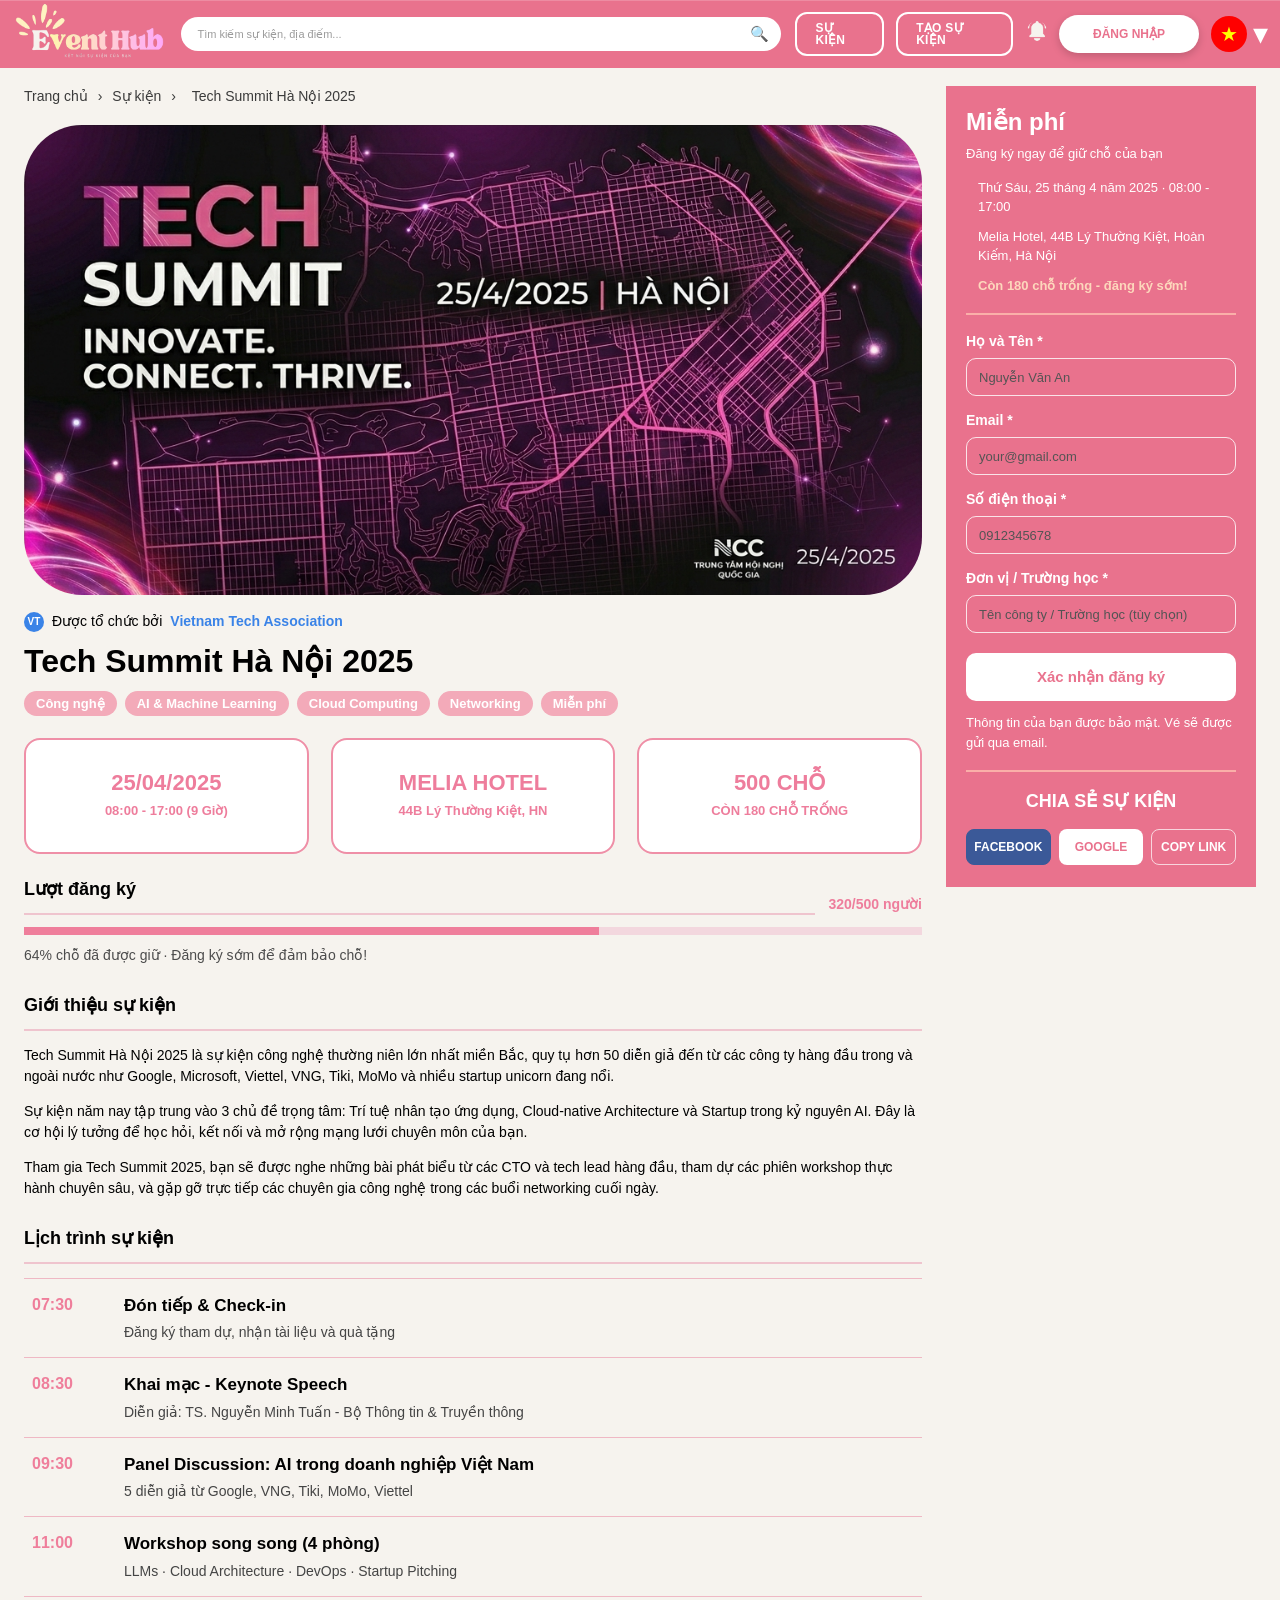
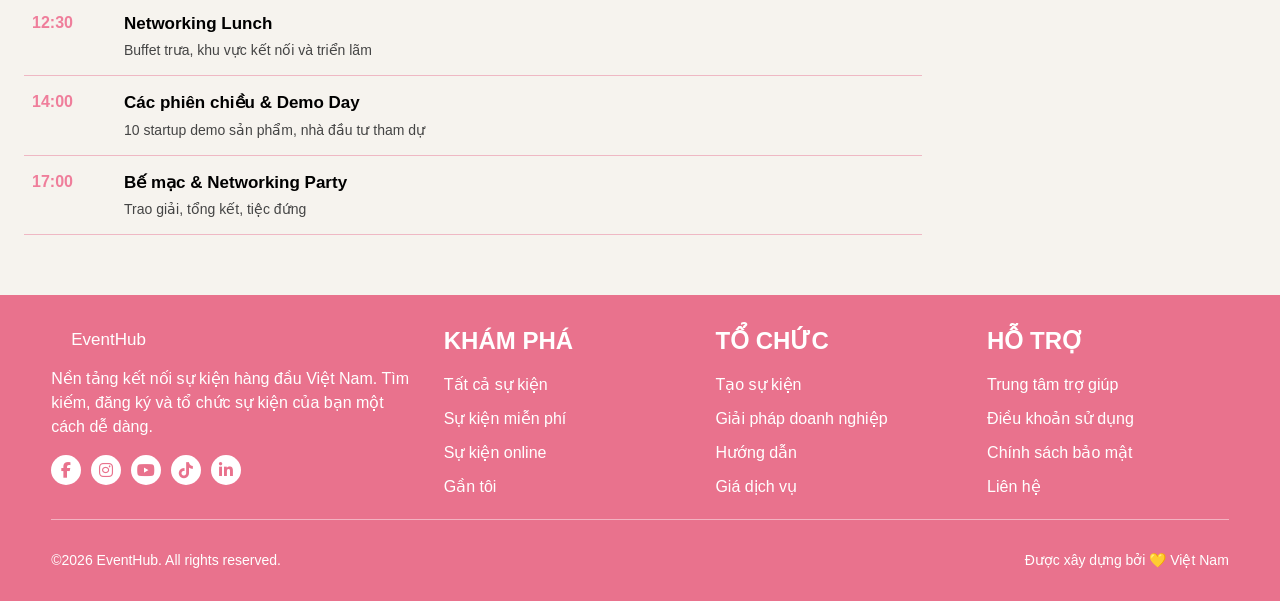
<file: event-detail.html>
<!DOCTYPE html>
<html lang="vi">
<head>
    <meta charset="UTF-8">
    <meta name="viewport" content="width=device-width, initial-scale=1.0">
    <title>EventHub - Chi tiết sự kiện</title>
    <link rel="stylesheet" href="style.css">
    <link rel="stylesheet" href="event-detail.css">
    <link rel="stylesheet" href="https://cdnjs.cloudflare.com/ajax/libs/font-awesome/6.5.2/css/all.min.css">
</head>
<body class="event-detail-page">
    <header class="site-header">
        <div class="container header-inner">
            <a href="index.html"> <img class="logo" src="LOGO Web thiết kế sự kiện2.png">
            </a>

            <form class="search-box" action="events.html" method="get">
                <input type="search" name="keyword" placeholder="Tìm kiếm sự kiện, địa điểm...">
                <button type="submit">&#128269;</button>
            </form>

            <nav class="main-nav">
                <ul>
                    <li><a class="nav-button" href="events.html">Sự kiện</a></li>
                    <li><a class="nav-button" href="organizer-create.html">Tạo sự kiện</a></li>
                </ul>
            </nav>

            <div class="header-actions">
                <a href="#" aria-label="Thông báo">
                    <img class="icon-button notice-button" src="Chuông.png">
                </a>
                <a href="login.html" class="login-button">Đăng nhập</a>
                <div class="language-switch">
                    <a href="#" class="icon-button highlight" aria-label="Ngôn ngữ" style="color: yellow;">&#9733;</a>
                    <span class="language-caret" style="font-size: 30px;">&#9662;</span>
                </div>
            </div>
        </div>
    </header>

    <main class="ed-main">
        <div class="container ed-container">
            <div class="ed-layout">
                <section class="ed-content">
                    <nav class="ed-breadcrumb" aria-label="Điều hướng trang">
                        <a href="index.html">Trang chủ</a>
                        <span>&#8250;</span>
                        <a href="events.html">Sự kiện</a>
                        <span>&#8250;</span>
                        <span>Tech Summit Hà Nội 2025</span>
                    </nav>

                    <div class="ed-hero">
                        <img src="anhsukien.png" alt="Tech Summit Hà Nội 2025">
                    </div>

                    <div class="ed-organizer">
                        <span class="ed-organizer-badge">VT</span>
                        <span>Được tổ chức bởi</span>
                        <a href="#">Vietnam Tech Association</a>
                    </div>

                    <h1 class="ed-title">Tech Summit Hà Nội 2025</h1>

                    <div class="ed-tags">
                        <span class="ed-tag">Công nghệ</span>
                        <span class="ed-tag">AI &amp; Machine Learning</span>
                        <span class="ed-tag">Cloud Computing</span>
                        <span class="ed-tag">Networking</span>
                        <span class="ed-tag">Miễn phí</span>
                    </div>

                    <div class="ed-info-list">
                        <article class="ed-info-card">
                            <h2>25/04/2025</h2>
                            <p>08:00 - 17:00 (9 Giờ)</p>
                        </article>

                        <article class="ed-info-card">
                            <h2>MELIA HOTEL</h2>
                            <p>44B Lý Thường Kiệt, HN</p>
                        </article>

                        <article class="ed-info-card">
                            <h2>500 CHỖ</h2>
                            <p>CÒN 180 CHỖ TRỐNG</p>
                        </article>
                    </div>

                    <section class="ed-section ed-register-section">
                        <div class="ed-section-head ed-register-head">
                            <h2>Lượt đăng ký</h2>
                            <span>320/500 người</span>
                        </div>
                        <div class="ed-progress">
                            <div class="ed-progress-bar"></div>
                        </div>
                        <p class="ed-register-note">64% chỗ đã được giữ · Đăng ký sớm để đảm bảo chỗ!</p>
                    </section>

                    <section class="ed-section">
                        <h2 class="ed-section-title">Giới thiệu sự kiện</h2>
                        <div class="ed-description">
                            <p>Tech Summit Hà Nội 2025 là sự kiện công nghệ thường niên lớn nhất miền Bắc, quy tụ hơn 50 diễn giả đến từ các công ty hàng đầu trong và ngoài nước như Google, Microsoft, Viettel, VNG, Tiki, MoMo và nhiều startup unicorn đang nổi.</p>
                            <p>Sự kiện năm nay tập trung vào 3 chủ đề trọng tâm: Trí tuệ nhân tạo ứng dụng, Cloud-native Architecture và Startup trong kỷ nguyên AI. Đây là cơ hội lý tưởng để học hỏi, kết nối và mở rộng mạng lưới chuyên môn của bạn.</p>
                            <p>Tham gia Tech Summit 2025, bạn sẽ được nghe những bài phát biểu từ các CTO và tech lead hàng đầu, tham dự các phiên workshop thực hành chuyên sâu, và gặp gỡ trực tiếp các chuyên gia công nghệ trong các buổi networking cuối ngày.</p>
                        </div>
                    </section>

                    <section class="ed-section">
                        <h2 class="ed-section-title">Lịch trình sự kiện</h2>

                        <div class="ed-schedule-list">
                            <article class="ed-schedule-item">
                                <div class="ed-schedule-time">07:30</div>
                                <div class="ed-schedule-body">
                                    <h3>Đón tiếp &amp; Check-in</h3>
                                    <p>Đăng ký tham dự, nhận tài liệu và quà tặng</p>
                                </div>
                            </article>

                            <article class="ed-schedule-item">
                                <div class="ed-schedule-time">08:30</div>
                                <div class="ed-schedule-body">
                                    <h3>Khai mạc - Keynote Speech</h3>
                                    <p>Diễn giả: TS. Nguyễn Minh Tuấn - Bộ Thông tin &amp; Truyền thông</p>
                                </div>
                            </article>

                            <article class="ed-schedule-item">
                                <div class="ed-schedule-time">09:30</div>
                                <div class="ed-schedule-body">
                                    <h3>Panel Discussion: AI trong doanh nghiệp Việt Nam</h3>
                                    <p>5 diễn giả từ Google, VNG, Tiki, MoMo, Viettel</p>
                                </div>
                            </article>

                            <article class="ed-schedule-item">
                                <div class="ed-schedule-time">11:00</div>
                                <div class="ed-schedule-body">
                                    <h3>Workshop song song (4 phòng)</h3>
                                    <p>LLMs · Cloud Architecture · DevOps · Startup Pitching</p>
                                </div>
                            </article>

                            <article class="ed-schedule-item">
                                <div class="ed-schedule-time">12:30</div>
                                <div class="ed-schedule-body">
                                    <h3>Networking Lunch</h3>
                                    <p>Buffet trưa, khu vực kết nối và triển lãm</p>
                                </div>
                            </article>

                            <article class="ed-schedule-item">
                                <div class="ed-schedule-time">14:00</div>
                                <div class="ed-schedule-body">
                                    <h3>Các phiên chiều &amp; Demo Day</h3>
                                    <p>10 startup demo sản phẩm, nhà đầu tư tham dự</p>
                                </div>
                            </article>

                            <article class="ed-schedule-item">
                                <div class="ed-schedule-time">17:00</div>
                                <div class="ed-schedule-body">
                                    <h3>Bế mạc &amp; Networking Party</h3>
                                    <p>Trao giải, tổng kết, tiệc đứng</p>
                                </div>
                            </article>
                        </div>
                    </section>
                </section>

                <aside class="ed-sidebar">
                    <div class="ed-booking-box">
                        <div class="ed-price-block">
                            <h2>Miễn phí</h2>
                            <p>Đăng ký ngay để giữ chỗ của bạn</p>
                        </div>

                        <div class="ed-booking-meta">
                            <p>Thứ Sáu, 25 tháng 4 năm 2025 · 08:00 - 17:00</p>
                            <p>Melia Hotel, 44B Lý Thường Kiệt, Hoàn Kiếm, Hà Nội</p>
                            <p class="ed-left-slot">Còn 180 chỗ trống - đăng ký sớm!</p>
                        </div>

                        <form class="ed-form" action="#" method="post">
                            <div class="ed-form-group">
                                <label for="name">Họ và Tên *</label>
                                <input id="name" type="text" name="fullname" placeholder="Nguyễn Văn An">
                            </div>

                            <div class="ed-form-group">
                                <label for="email">Email *</label>
                                <input id="email" type="email" name="email" placeholder="your@gmail.com">
                            </div>

                            <div class="ed-form-group">
                                <label for="sdt">Số điện thoại *</label>
                                <input id="sdt" type="tel" name="phone" placeholder="0912345678">
                            </div>

                            <div class="ed-form-group">
                                <label for="company">Đơn vị / Trường học *</label>
                                <input id="company" type="text" name="company" placeholder="Tên công ty / Trường học (tùy chọn)">
                            </div>

                            <button onclick="if(validateForm()) { alert('Đăng kí thành công!'); window.location.href='index.html'; }" class="ed-submit-button"  type="button">Xác nhận đăng ký</button>
                            <p class="ed-form-note">Thông tin của bạn được bảo mật. Vé sẽ được gửi qua email.</p>
                        </form>

                        <div class="ed-share-block">
                            <h3>Chia sẻ sự kiện</h3>
                            <div class="ed-share-list">
                                <a href="#" class="ed-share-button ed-share-facebook">facebook</a>
                                <a href="#" class="ed-share-button ed-share-google">Google</a>
                                <a href="#" class="ed-share-button ed-share-copy">Copy link</a>
                            </div>
                        </div>
                    </div>
                </aside>
            </div>
        </div>
    </main>

    <footer class="site-footer">
        <div class="container footer-grid">
            <div class="footer-column footer-brand">
                <a href="index.html" class="logo footer-logo">
                    <span class="logo-box"></span>
                    <span class="logo-text">EventHub</span>
                </a>
                <p>Nền tảng kết nối sự kiện hàng đầu Việt Nam. Tìm kiếm, đăng ký và tổ chức sự kiện của bạn một cách dễ dàng.</p>
                <div class="social-list">
                    <a href="#" aria-label="Facebook"><i class="fa-brands fa-facebook-f"></i></a>
                    <a href="#" aria-label="Instagram"><i class="fa-brands fa-instagram"></i></a>
                    <a href="#" aria-label="YouTube"><i class="fa-brands fa-youtube"></i></a>
                    <a href="#" aria-label="TikTok"><i class="fa-brands fa-tiktok"></i></a>
                    <a href="#" aria-label="LinkedIn"><i class="fa-brands fa-linkedin-in"></i></a>
                </div>
            </div>

            <div class="footer-column">
                <h3>Khám phá</h3>
                <ul>
                    <li><a href="events.html">Tất cả sự kiện</a></li>
                    <li><a href="events.html">Sự kiện miễn phí</a></li>
                    <li><a href="events.html">Sự kiện online</a></li>
                    <li><a href="events.html">Gần tôi</a></li>
                </ul>
            </div>

            <div class="footer-column">
                <h3>Tổ chức</h3>
                <ul>
                    <li><a href="organizer-create.html">Tạo sự kiện</a></li>
                    <li><a href="organizer-solutions.html">Giải pháp doanh nghiệp</a></li>
                    <li><a href="guide.html">Hướng dẫn</a></li>
                    <li><a href="service-price.html">Giá dịch vụ</a></li>
                </ul>
            </div>

            <div class="footer-column">
                <h3>Hỗ trợ</h3>
                <ul>
                    <li><a href="help-center.html">Trung tâm trợ giúp</a></li>
                    <li><a href="terms.html">Điều khoản sử dụng</a></li>
                    <li><a href="privacy.html">Chính sách bảo mật</a></li>
                    <li><a href="contact.html">Liên hệ</a></li>
                </ul>
            </div>
        </div>

        <div class="container footer-bottom">
            <p>&copy;2026 EventHub. All rights reserved.</p>
            <p>Được xây dựng bởi &#128155; Việt Nam</p>
        </div>
    </footer>
    <script src="event-detail.js"></script>
</body>
</html>
</file>
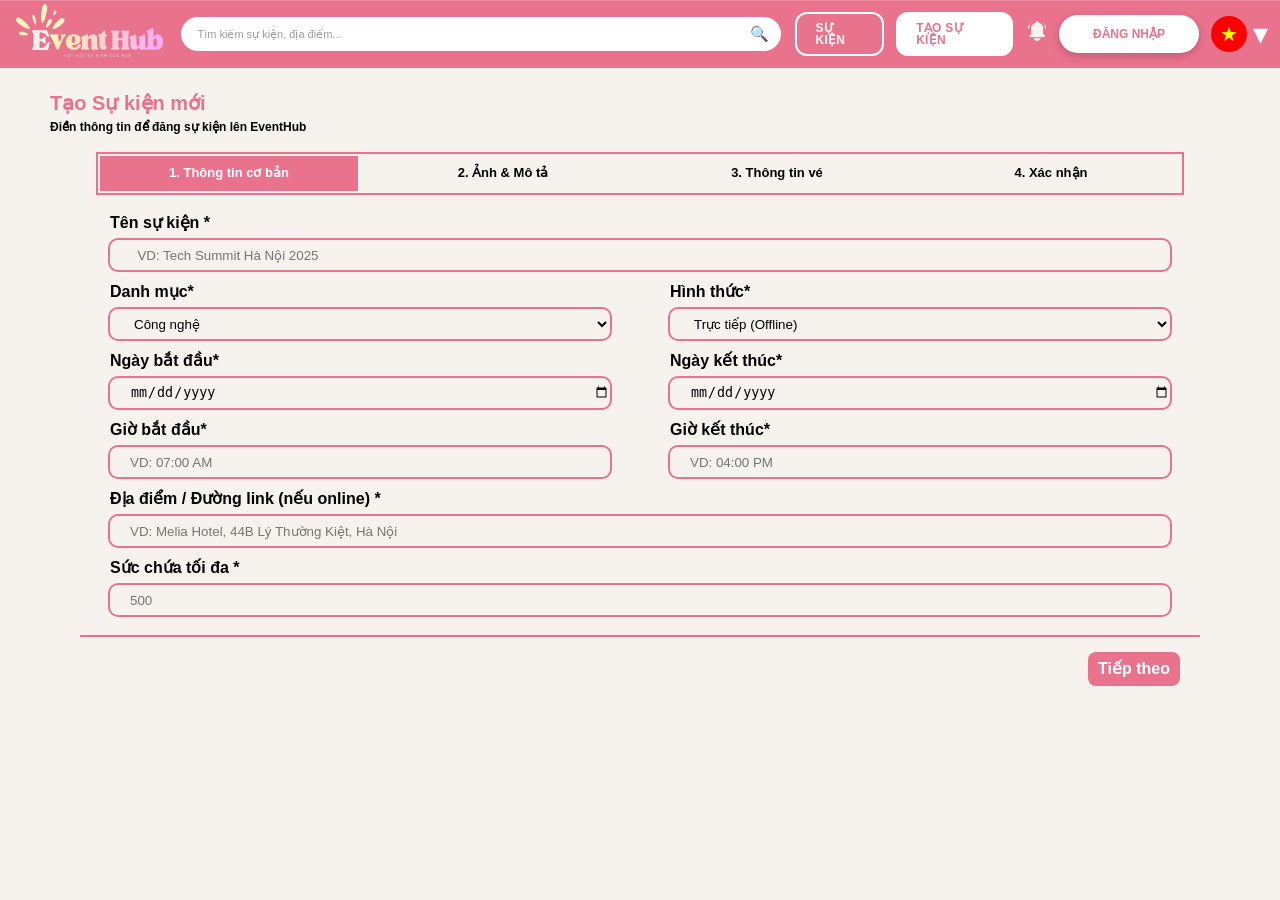
<file: organizer-create.html>
<!DOCTYPE html>
<html lang="vi">
<head>
    <meta charset="UTF-8">
    <meta name="viewport" content="width=device-width, initial-scale=1.0">
    <title>Tạo Sự Kiện</title>
        <link rel="stylesheet" href="style.css">
    <link rel="stylesheet" href="https://cdnjs.cloudflare.com/ajax/libs/font-awesome/6.5.2/css/all.min.css">
    <style>
* {
    box-sizing: border-box;
}


@media (max-width: 1100px) {
    .header-inner { flex-wrap: wrap; justify-content: center; }
    .search-box { flex: 1 1 100%; max-width: 100%; min-width: 0; order: 3; width: 100%; }
    .header-actions { margin-left: 0; }
}
@media (max-width: 768px) {
    .site-header { position: static; }
    .main-nav ul { flex-wrap: wrap; justify-content: center; }
}

@media (max-width: 480px) {
    .main-nav a,
    .login-button {
        font-size: 14px;
    }
}
@media (max-width: 900px) {
    .nav-dienthongtin {
        margin: 0 20px 20px 20px;
        font-size: 11px;
    }
    .nhapthongtin {
        margin: 0 20px;
    }
    .nextback {
        margin: 15px 20px 0 20px;
    }
}

@media (max-width: 640px) {
    .nav-dienthongtin {
        margin: 0 8px 20px 8px;
        flex-wrap: wrap;  
        font-size: 12px;
    }
    .nav-dienthongtin a {
        flex: 1 1 50%;   
    }
    .nhapthongtin {
        margin: 0 12px;
    }
    .pick {
        grid-template-columns: 1fr; 
        column-gap: 0;
    }
    .nextback {
        margin: 15px 12px 0 12px;
    }
}
.gioithieu {
    margin: 20px 0 20px 50px;
    font-family: 'Helvetica Neue', Helvetica, Arial, sans-serif;
}
.gioithieu .item1-gioithieu {
    font-size: 20px; color: #e9728d;
    font-weight: bold;
}
.gioithieu .item2-gioithieu {
    font-size: 12px; font-weight: bold;
}
.nav-dienthongtin{
    display: flex; align-items: stretch;     align-self: center; text-align: center; flex-basis: 100%;
    margin: 0 100px 20px 100px; justify-content: center;
    flex-wrap: wrap; gap: 16px;
    height: auto; min-height: 35px;
    outline: 2px solid #e9728d; outline-offset: 2px;
    font-weight: bold; font-size: 13px; word-break: break-word;
    line-height: 1.3;
}
.nav-dienthongtin a{
    flex: 1;
    display: flex; align-items: center; justify-content: center;
    padding: 6px 4px; min-width: 0;     
}
.item-nav-dienthongtin-active{
    background-color: #e9728d; color: white; display: flex; align-items: center; justify-content: center;

}
.item-nav-dienthongtin-nonactive{
    display: flex; align-items: center; justify-content: center;
}
.item-nav-dienthongtin-active:hover{
    background-color: white; color: #e9728d;
}
.item-nav-dienthongtin-nonactive:hover{
    background-color: #e9728d; color: white;
}
.nhapthongtin{
    margin: 0 110px;
}
.tieude{
    font-weight: bold;
}
.input{
    border: none; background: none; width: 100%; height: 30px;
    outline: 2px solid #e9728d; border-radius: 8px; margin-top: 5px; margin-bottom: 10px;
    padding-left: 20px;
}
.pick{
    display: grid;
    grid-template-columns: 1fr 1fr;
    column-gap: 60px;
}
.nextback{
    display: flex; flex-basis: 100%; margin: 15px 100px 0 100px;
    align-items: center; justify-content: flex-end;
}
.next{
    background-color: #e9728d; color: white; font-weight: bold;
    padding: 5px 10px 5px 10px; border-radius: 8px;
}
.next:hover{
    transform: scale(1.05);
    transition: 0.3s;
}
.nav-button:hover {
    transform: scale(1.05);
    transition: 0.3s;
}
.nav-my-events:hover{
    transform: scale(1.05);
    transition: 0.3s;
}
.login-button:hover{
    transform: scale(1.05);
    transition: 0.3s;
}

    </style>
</head>
<body>
    <header class="site-header">
    <div class="container header-inner">
        <a href="index.html"> <img class="logo" src="LOGO Web thiết kế sự kiện2.png">
        </a>

        <form class="search-box" action="events.html" method="get">
            <input type="search" name="keyword" placeholder="Tìm kiếm sự kiện, địa điểm...">
            <button type="submit">&#128269;</button>
        </form>

        <nav class="main-nav">
            <ul>
                <li><a class="nav-button" href="events.html">Sự kiện</a></li>
                <li><a class="nav-button active" href="organizer-create.html">Tạo sự kiện</a></li>
            </ul>
        </nav>

        <div class="header-actions">
            <a href="#" aria-label="Thông báo">
                <img class="icon-button notice-button" src="Chuông.png">
            </a>
            <a href="login.html" class="login-button">Đăng nhập</a>
            <div class="language-switch">
                <a href="#" class="icon-button highlight" aria-label="Ngôn ngữ" style="color: yellow;">&#9733;</a>
                <span class="language-caret" style="font-size: 30px;">&#9662;</span>
            </div>
        </div>
    </div>
</header>
    <div class="gioithieu">
        <div class="item1-gioithieu">Tạo Sự kiện mới</div>
        <div class="item2-gioithieu">Điền thông tin để đăng sự kiện lên EventHub</div>
    </div>

    <nav class="nav-dienthongtin">
        <a href="organizer-create.html" class="item-nav-dienthongtin-active">1. Thông tin cơ bản</a>
        <a href="organizer2-create.html" class="item-nav-dienthongtin-nonactive">2. Ảnh & Mô tả</a>
        <a href="organizer3-create.html" class="item-nav-dienthongtin-nonactive">3. Thông tin vé</a>
        <a href="organizer4-create.html" class="item-nav-dienthongtin-nonactive">4. Xác nhận</a>
    </nav>

   <div class="nhapthongtin">
        <label class="tieude">Tên sự kiện *</label> <br>
        <input class="input" id="event-name" type="text" placeholder="  VD: Tech Summit Hà Nội 2025">

        <div class="pick">
            <div class="tieude">Danh mục*</div>
            <div class="tieude">Hình thức*</div>
            <select class="input" id="event-category1">
                <option>Công nghệ</option>
                <option>Âm nhạc</option>
                <option>Hội thảo</option>
            </select>
            <select class="input" id="event-category2">
                <option>Trực tiếp (Offline)</option>
                <option>Gián tiếp (Online)</option>
            </select>
            <div class="tieude">Ngày bắt đầu*</div>
            <div class="tieude">Ngày kết thúc*</div>
            <input type="date" class="input" id="event-startday">
            <input type="date" class="input" id="event-endday">
            <div class="tieude">Giờ bắt đầu*</div>
            <div class="tieude">Giờ kết thúc*</div>
            <input type="datetime" id="event-starttime" class="input" placeholder="VD: 07:00 AM">
            <input type="datetime" id="event-endtime" class="input" placeholder="VD: 04:00 PM">
        </div>

        <label class="tieude">Địa điểm / Đường link (nếu online) *</label> <br>
        <input class="input" id="event-location" type="text" placeholder="VD: Melia Hotel, 44B Lý Thường Kiệt, Hà Nội">

        <label class="tieude">Sức chứa tối đa *</label> <br>
        <input class="input" id="event-capicity" type="text" placeholder="500">
   </div>

        <hr style="margin: 10px 80px 10px 80px; border: none; border-top: 2px solid #e9728d;">
        <div class="nextback">
            <a href="organizer2-create.html" class="next">Tiếp theo</a>
        </div>
        <script src="organizer.js"></script>
</body>
</html>
</file>
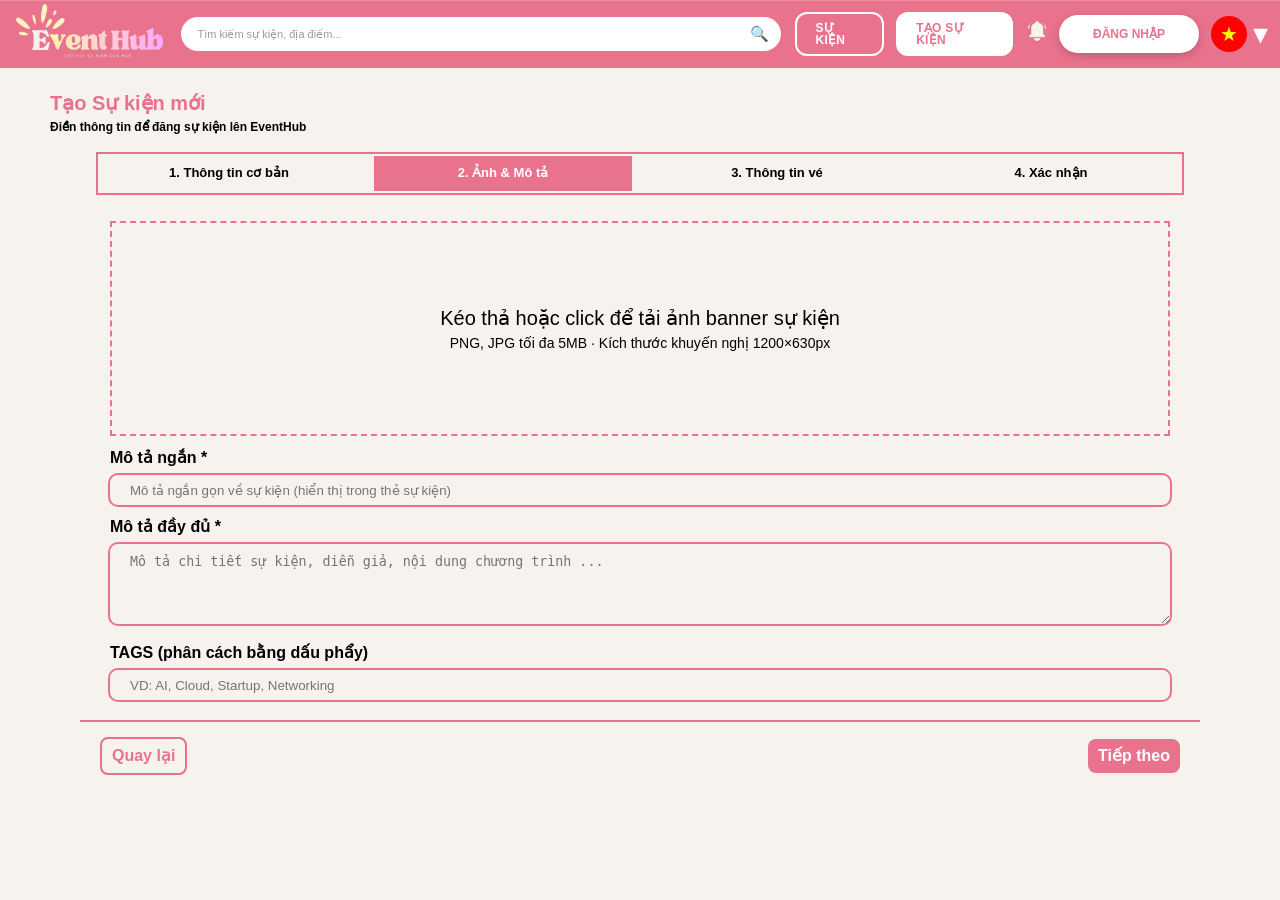
<file: organizer2-create.html>
<!DOCTYPE html>
<html lang="vi">
<head>
    <meta charset="UTF-8">
    <meta name="viewport" content="width=device-width, initial-scale=1.0">
    <title>Tạo Sự Kiện</title>
            <link rel="stylesheet" href="style.css">
    <link rel="stylesheet" href="https://cdnjs.cloudflare.com/ajax/libs/font-awesome/6.5.2/css/all.min.css">
    <style>
* {
    box-sizing: border-box;
}


/* Responsive */
@media (max-width: 1100px) {
    .header-inner {
        flex-wrap: wrap;
        justify-content: center;
    }

    .search-box {
        flex: 1 1 100%;
        max-width: 100%;
        order: 3;
        width: 100%;
    }

    .header-actions {
        margin-left: 0;
    }
}

@media (max-width: 768px) {
    .site-header {
        position: static;
    }

    .main-nav ul {
        flex-wrap: wrap;
        justify-content: center;
    }
}

@media (max-width: 480px) {
    .main-nav a,
    .login-button {
        font-size: 14px;
    }
}
@media (max-width: 900px) {
    .nav-dienthongtin {
        margin: 0 20px 20px 20px;
        font-size: 11px;
    }
    .nhapthongtin {
        margin: 0 20px;
    }
    .nextback {
        margin: 15px 20px 0 20px;
    }
}

@media (max-width: 640px) {
    .nav-dienthongtin {
        margin: 0 8px 20px 8px;
        flex-wrap: wrap;  
        font-size: 12px;
    }
    .nav-dienthongtin a {
        flex: 1 1 50%;   
    }
    .nhapthongtin {
        margin: 0 12px;
    }
    .pick {
        grid-template-columns: 1fr; 
        column-gap: 0;
    }
    .nextback {
        margin: 15px 12px 0 12px;
    }
}
.gioithieu {
    margin: 20px 0 20px 50px;
    font-family: 'Helvetica Neue', Helvetica, Arial, sans-serif;
}
.gioithieu .item1-gioithieu {
    font-size: 20px; color: #e9728d;
    font-weight: bold;
}
.gioithieu .item2-gioithieu {
    font-size: 12px; font-weight: bold;
}
.nav-dienthongtin{
    display: flex; align-items: stretch;     align-self: center; text-align: center; flex-basis: 100%;
    margin: 0 100px 20px 100px; justify-content: center;
    flex-wrap: wrap; gap: 16px;
    height: auto; min-height: 35px;
    outline: 2px solid #e9728d; outline-offset: 2px;
    font-weight: bold; font-size: 13px; word-break: break-word;
    line-height: 1.3;
}
.nav-dienthongtin a{
    flex: 1;
    display: flex; align-items: center; justify-content: center;
    padding: 6px 4px; min-width: 0;     
}
.item-nav-dienthongtin-active{
    background-color: #e9728d; color: white; display: flex; align-items: center; justify-content: center;

}
.item-nav-dienthongtin-nonactive{
    display: flex; align-items: center; justify-content: center;
}
.item-nav-dienthongtin-active:hover{
    background-color: white; color: #e9728d;
}
.item-nav-dienthongtin-nonactive:hover{
    background-color: #e9728d; color: white;
}
.nhapthongtin{
    margin: 0 110px 0 110px;
}
.tieude{
    font-weight: bold;
}
.input{
    border: none; background: none; width: 100%; height: 30px;
    outline: 2px solid #e9728d; border-radius: 8px; margin-top: 5px; margin-bottom: 10px;
    padding-left: 20px;
}
.inputspecial {
    height: auto; background: none; border: none; width: 100%;    outline: 2px solid #e9728d; border-radius: 8px; margin-top: 5px; margin-bottom: 10px;
    min-height: 80px;  
    resize: vertical; 
    padding: 10px 20px; 
}
.pick{
    display: grid;
    grid-template-columns: auto auto;
    column-gap: 60px;
}
.nextback{
    display: flex; flex-basis: 100%; margin: 15px 100px 0 100px;
    align-items: center;justify-content: space-between;
    margin-bottom: 20px;
}
.next{
    background-color: #e9728d; color: white; font-weight: bold;
    padding: 5px 10px 5px 10px; border-radius: 8px;
}
.back{
    color: #e9728d; font-weight: bold;
    padding: 5px 10px 5px 10px; border-radius: 8px;
    border: 2px solid #e9728d;
}
.back:hover{
    transform: scale(1.05); transition: 0.3s;
}
.next:hover{
    transform: scale(1.05);
    transition: 0.3s;
}
.nav-button:hover {
    transform: scale(1.05);
    transition: 0.3s;
}
.nav-my-events:hover{
    transform: scale(1.05);
    transition: 0.3s;
}
.login-button:hover{
    transform: scale(1.05);
    transition: 0.3s;
}
.file{
    border: 2px dashed #e9728d; margin: 30px 110px 10px 110px;
    padding: 80px; text-align: center;
}

    </style>
</head>
<body>
    <header class="site-header">
    <div class="container header-inner">
        <a href="index.html"> <img class="logo" src="LOGO Web thiết kế sự kiện2.png">
        </a>

        <form class="search-box" action="events.html" method="get">
            <input type="search" name="keyword" placeholder="Tìm kiếm sự kiện, địa điểm...">
            <button type="submit">&#128269;</button>
        </form>

        <nav class="main-nav">
            <ul>
                <li><a class="nav-button" href="events.html">Sự kiện</a></li>
                <li><a class="nav-button active" href="organizer-create.html">Tạo sự kiện</a></li>
            </ul>
        </nav>

        <div class="header-actions">
            <a href="#" aria-label="Thông báo">
                <img class="icon-button notice-button" src="Chuông.png">
            </a>
            <a href="login.html" class="login-button">Đăng nhập</a>
            <div class="language-switch">
                <a href="#" class="icon-button highlight" aria-label="Ngôn ngữ" style="color: yellow;">&#9733;</a>
                <span class="language-caret" style="font-size: 30px;">&#9662;</span>
            </div>
        </div>
    </div>
</header>
    <div class="gioithieu">
        <div class="item1-gioithieu">Tạo Sự kiện mới</div>
        <div class="item2-gioithieu">Điền thông tin để đăng sự kiện lên EventHub</div>
    </div>

    <nav class="nav-dienthongtin">
        <a href="organizer-create.html" class="item-nav-dienthongtin-nonactive">1. Thông tin cơ bản</a>
        <a href="organizer2-create.html" class="item-nav-dienthongtin-active">2. Ảnh & Mô tả</a>
        <a href="organizer3-create.html" class="item-nav-dienthongtin-nonactive">3. Thông tin vé</a>
        <a href="organizer4-create.html" class="item-nav-dienthongtin-nonactive">4. Xác nhận</a>
    </nav>

    <div class="file" onclick="document.getElementById('fileInput').click()"> 
        <div style="font-size: 20px;">Kéo thả hoặc click để tải ảnh banner sự kiện </div>
        <div style="font-size: 14px;">PNG, JPG tối đa 5MB · Kích thước khuyến nghị 1200×630px</div>
        <input type="file" id="fileInput" hidden>
    </div>


   <div class="nhapthongtin">
        <label class="tieude">Mô tả ngắn *</label> <br>
        <input class="input" id="event-short-desc" type="text" placeholder="Mô tả ngắn gọn về sự kiện (hiển thị trong thẻ sự kiện)">

        <label class="tieude">Mô tả đầy đủ *</label> <br>
        <textarea class="inputspecial" id="event-full-desc" placeholder="Mô tả chi tiết sự kiện, diễn giả, nội dung chương trình ..."></textarea>

        <label class="tieude">TAGS (phân cách bằng dấu phẩy)</label> <br>
        <input class="input" id="event-tags" type="text" placeholder="VD: AI, Cloud, Startup, Networking">
   </div>

        <hr style="margin: 10px 80px 10px 80px; border: none; border-top: 2px solid #e9728d;">
        <div class="nextback">
            <a href="organizer-create.html" class="back">Quay lại</a>
            <a href="organizer3-create.html" class="next">Tiếp theo</a>
        </div>
        <script src="organizer.js"></script>
</body>
</html>
</file>
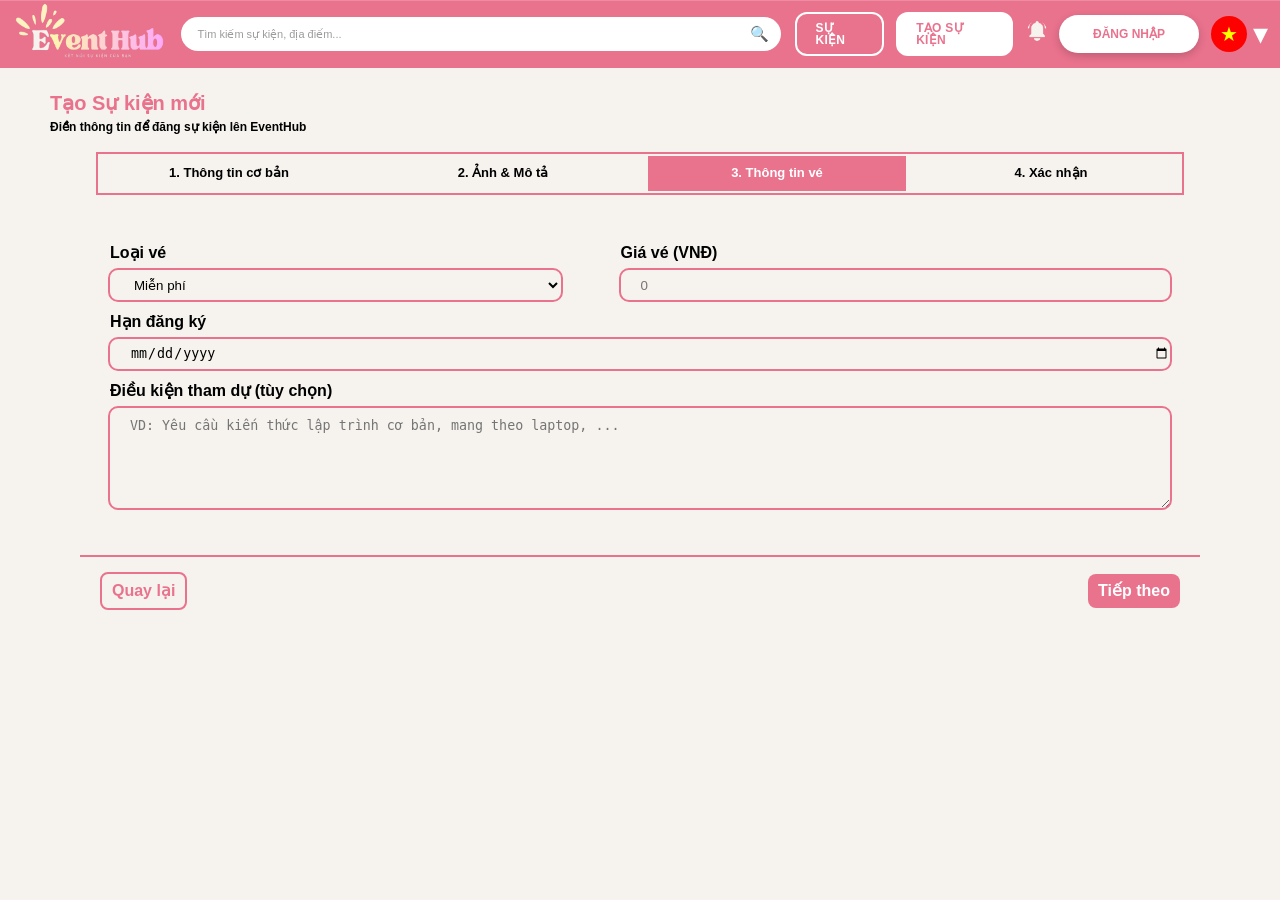
<file: organizer3-create.html>
<!DOCTYPE html>
<html lang="vi">
<head>
    <meta charset="UTF-8">
    <meta name="viewport" content="width=device-width, initial-scale=1.0">
    <title>Tạo Sự Kiện</title>
    <link rel="stylesheet" href="style.css">
    <link rel="stylesheet" href="https://cdnjs.cloudflare.com/ajax/libs/font-awesome/6.5.2/css/all.min.css">
    <style>
* {
    box-sizing: border-box;
}


/* Responsive */
@media (max-width: 1100px) {
    .header-inner {
        flex-wrap: wrap;
        justify-content: center;
    }

    .search-box {
        flex: 1 1 100%;
        max-width: 100%;
        order: 3;
        width: 100%;
    }

    .header-actions {
        margin-left: 0;
    }
}

@media (max-width: 768px) {
    .site-header {
        position: static;
    }

    .main-nav ul {
        flex-wrap: wrap;
        justify-content: center;
    }
}

@media (max-width: 480px) {
    .main-nav a,
    .login-button {
        font-size: 14px;
    }
}
@media (max-width: 900px) {
    .nav-dienthongtin {
        margin: 0 20px 20px 20px;
        font-size: 11px;
    }
    .nhapthongtin {
        margin: 0 20px;
    }
    .nextback {
        margin: 15px 20px 0 20px;
    }
}

@media (max-width: 640px) {
    .nav-dienthongtin {
        margin: 0 8px 20px 8px;
        flex-wrap: wrap;  
        font-size: 12px;
    }
    .nav-dienthongtin a {
        flex: 1 1 50%;   
    }
    .nhapthongtin {
        margin: 0 12px;
    }
    .pick {
        grid-template-columns: 1fr; 
        column-gap: 0;
    }
    .nextback {
        margin: 15px 12px 0 12px;
    }
}
.gioithieu {
    margin: 20px 0 20px 50px;
    font-family: 'Helvetica Neue', Helvetica, Arial, sans-serif;
}
.gioithieu .item1-gioithieu {
    font-size: 20px; color: #e9728d;
    font-weight: bold;
}
.gioithieu .item2-gioithieu {
    font-size: 12px; font-weight: bold;
}
.nav-dienthongtin{
    display: flex; align-items: stretch;     align-self: center; text-align: center; flex-basis: 100%;
    margin: 0 100px 20px 100px; justify-content: center;
    flex-wrap: wrap; gap: 16px;
    height: auto; min-height: 35px;
    outline: 2px solid #e9728d; outline-offset: 2px;
    font-weight: bold; font-size: 13px; word-break: break-word;
    line-height: 1.3;
}
.nav-dienthongtin a{
    flex: 1;
    display: flex; align-items: center; justify-content: center;
    padding: 6px 4px; min-width: 0;     
}
.item-nav-dienthongtin-active{
    background-color: #e9728d; color: white; display: flex; align-items: center; justify-content: center;

}
.item-nav-dienthongtin-nonactive{
    display: flex; align-items: center; justify-content: center;
}
.item-nav-dienthongtin-active:hover{
    background-color: white; color: #e9728d;
}
.item-nav-dienthongtin-nonactive:hover{
    background-color: #e9728d; color: white;
}
.nhapthongtin{
    margin: 50px 110px 0 110px;
}
.tieude{
    font-weight: bold;
}
.input{
    border: none; background: none; width: 100%; height: 30px;
    outline: 2px solid #e9728d; border-radius: 8px; margin-top: 5px; margin-bottom: 10px;
    padding-left: 20px;
}
.inputspecial {
    height: auto; background: none; border: none; width: 100%;    outline: 2px solid #e9728d; border-radius: 8px; margin-top: 5px; margin-bottom: 30px;
    min-height: 100px;  
    resize: vertical; 
    padding: 10px 20px; 
}
.pick{
    display: grid;
    grid-template-columns: auto auto;
    column-gap: 60px;
}
.nextback{
    display: flex; flex-basis: 100%; margin: 15px 100px 0 100px;
    align-items: center; justify-content: space-between;
}
.next{
    background-color: #e9728d; color: white; font-weight: bold;
    padding: 5px 10px 5px 10px; border-radius: 8px;
}
.back{
    color: #e9728d; border: 2px solid #e9728d; border-radius: 8px;
    font-weight: bold; padding: 5px 10px 5px 10px;
}
.back:hover{
    transform: scale(1.05);
    transition: 0.3s;
}
.next:hover{
    transform: scale(1.05);
    transition: 0.3s;
}
.nav-button:hover {
    transform: scale(1.05);
    transition: 0.3s;
}
.nav-my-events:hover{
    transform: scale(1.05);
    transition: 0.3s;
}
.login-button:hover{
    transform: scale(1.05);
    transition: 0.3s;
}

    </style>
</head>
<body>
    <header class="site-header">
    <div class="container header-inner">
        <a href="index.html"> <img class="logo" src="LOGO Web thiết kế sự kiện2.png">
        </a>

        <form class="search-box" action="events.html" method="get">
            <input type="search" name="keyword" placeholder="Tìm kiếm sự kiện, địa điểm...">
            <button type="submit">&#128269;</button>
        </form>

        <nav class="main-nav">
            <ul>
                <li><a class="nav-button" href="events.html">Sự kiện</a></li>
                <li><a class="nav-button active" href="organizer-create.html">Tạo sự kiện</a></li>
            </ul>
        </nav>

        <div class="header-actions">
            <a href="#" aria-label="Thông báo">
                <img class="icon-button notice-button" src="Chuông.png">
            </a>
            <a href="login.html" class="login-button">Đăng nhập</a>
            <div class="language-switch">
                <a href="#" class="icon-button highlight" aria-label="Ngôn ngữ" style="color: yellow;">&#9733;</a>
                <span class="language-caret" style="font-size: 30px;">&#9662;</span>
            </div>
        </div>
    </div>
</header>
    <div class="gioithieu">
        <div class="item1-gioithieu">Tạo Sự kiện mới</div>
        <div class="item2-gioithieu">Điền thông tin để đăng sự kiện lên EventHub</div>
    </div>

    <nav class="nav-dienthongtin">
        <a href="organizer-create.html" class="item-nav-dienthongtin-nonactive">1. Thông tin cơ bản</a>
        <a href="organizer2-create.html" class="item-nav-dienthongtin-nonactive">2. Ảnh & Mô tả</a>
        <a href="organizer3-create.html" class="item-nav-dienthongtin-active">3. Thông tin vé</a>
        <a href="organizer4-create.html" class="item-nav-dienthongtin-nonactive">4. Xác nhận</a>
    </nav>

   <div class="nhapthongtin">

        <div class="pick">
            <div class="tieude">Loại vé</div>
            <div class="tieude">Giá vé (VNĐ)</div>
            <select class="input" id="event-ticket-type">
                <option>Miễn phí</option>
                <option>Có phí</option>
            </select>
            <input type="text" class="input" id="event-ticket-price" placeholder="0">

        </div>
        
        <label class="tieude">Hạn đăng ký</label> <br>
        <input class="input" id="event-register-deadline" type="date">

        <label class="tieude">Điều kiện tham dự (tùy chọn)</label> <br>
        <textarea class="inputspecial" id="event-conditions" placeholder="VD: Yêu cầu kiến thức lập trình cơ bản, mang theo laptop, ..."></textarea>
 </div>

        <hr style="margin: 10px 80px 10px 80px; border: none; border-top: 2px solid #e9728d;">
        <div class="nextback">
            <a href="organizer2-create.html" class="back">Quay lại</a>
            <a href="organizer4-create.html" class="next">Tiếp theo</a>
        </div>
        <script src="organizer.js"></script>
</body>
</html>
</file>
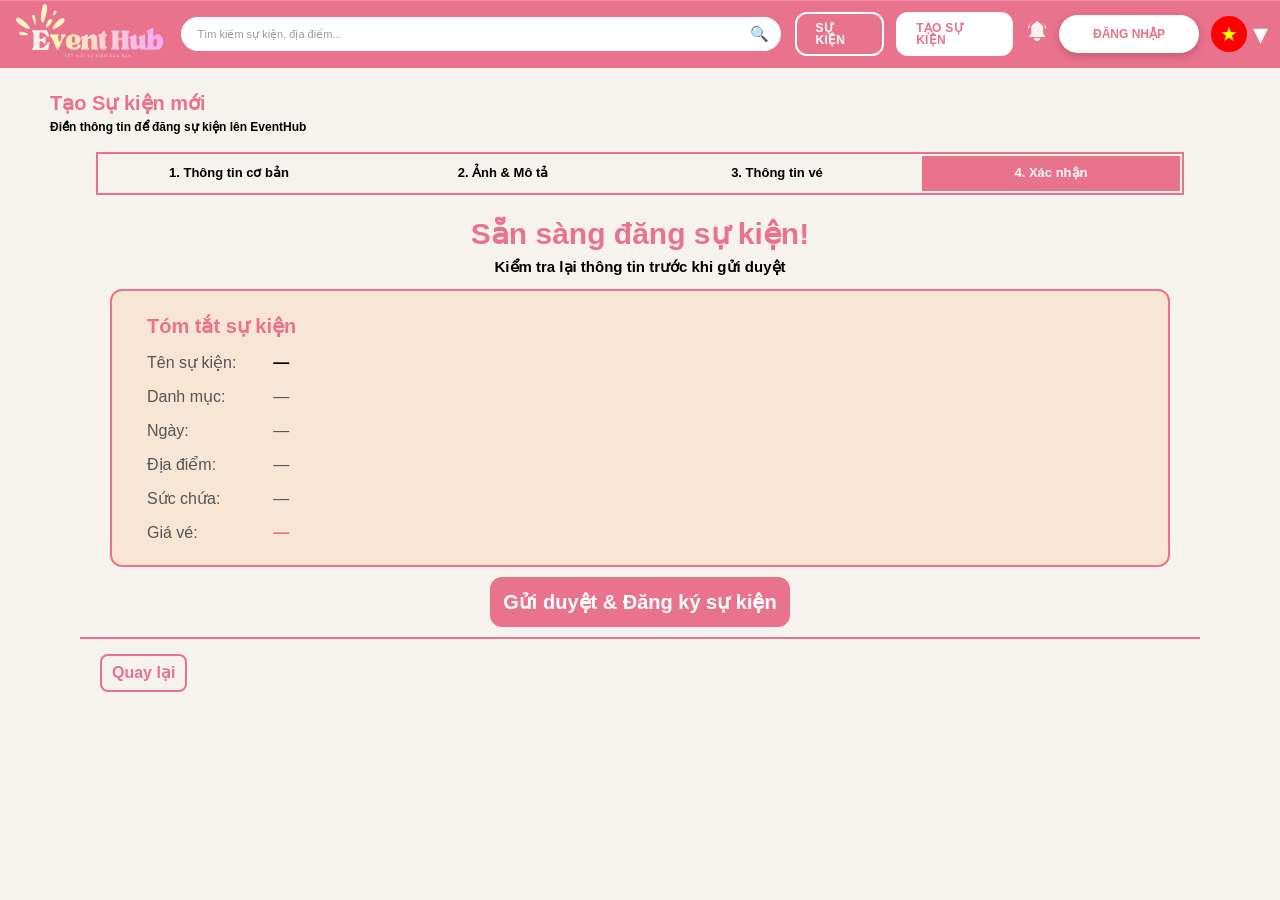
<file: organizer4-create.html>
<!DOCTYPE html>
<html lang="vi">
<head>
    <meta charset="UTF-8">
    <meta name="viewport" content="width=device-width, initial-scale=1.0">
    <title>Tạo Sự Kiện</title>
    <link rel="stylesheet" href="style.css">
    <link rel="stylesheet" href="https://cdnjs.cloudflare.com/ajax/libs/font-awesome/6.5.2/css/all.min.css">
    <style>
* {
    box-sizing: border-box;
}


/* Responsive */
@media (max-width: 1100px) {
    .header-inner {
        flex-wrap: wrap;
        justify-content: center;
    }

    .search-box {
        flex: 1 1 100%;
        max-width: 100%;
        order: 3;
        width: 100%;
    }

    .header-actions {
        margin-left: 0;
    }
}

@media (max-width: 768px) {
    .site-header {
        position: static;
    }

    .main-nav ul {
        flex-wrap: wrap;
        justify-content: center;
    }
}

@media (max-width: 480px) {
    .main-nav a,
    .login-button {
        font-size: 14px;
    }
}
@media (max-width: 900px) {
    .nav-dienthongtin {
        margin: 0 20px 20px 20px;
        font-size: 11px;
    }
    .nhapthongtin {
        margin: 0 20px;
    }
    .nextback {
        margin: 15px 20px 0 20px;
    }
}

@media (max-width: 640px) {
    .nav-dienthongtin {
        margin: 0 8px 20px 8px;
        flex-wrap: wrap;  
        font-size: 12px;
    }
    .nav-dienthongtin a {
        flex: 1 1 50%;   
    }
    .nhapthongtin {
        margin: 0 12px;
    }
    .pick {
        grid-template-columns: 1fr; 
        column-gap: 0;
    }
    .nextback {
        margin: 15px 12px 0 12px;
    }
}
.gioithieu {
    margin: 20px 0 20px 50px;
    font-family: 'Helvetica Neue', Helvetica, Arial, sans-serif;
}
.gioithieu .item1-gioithieu {
    font-size: 20px; color: #e9728d;
    font-weight: bold;
}
.gioithieu .item2-gioithieu {
    font-size: 12px; font-weight: bold;
}
.nav-dienthongtin{
    display: flex; align-items: stretch;     align-self: center; text-align: center; flex-basis: 100%;
    margin: 0 100px 20px 100px; justify-content: center;
    flex-wrap: wrap; gap: 16px;
    height: auto; min-height: 35px;
    outline: 2px solid #e9728d; outline-offset: 2px;
    font-weight: bold; font-size: 13px; word-break: break-word;
    line-height: 1.3;
}
.nav-dienthongtin a{
    flex: 1;
    display: flex; align-items: center; justify-content: center;
    padding: 6px 4px; min-width: 0;     
}
.item-nav-dienthongtin-active{
    background-color: #e9728d; color: white; display: flex; align-items: center; justify-content: center;

}
.item-nav-dienthongtin-nonactive{
    display: flex; align-items: center; justify-content: center;
}
.item-nav-dienthongtin-active:hover{
    background-color: white; color: #e9728d;
}
.item-nav-dienthongtin-nonactive:hover{
    background-color: #e9728d; color: white;
}
.nextback{
    display: flex; flex-basis: 100%; margin: 15px 100px 0 100px;
    align-items: center; justify-content: flex-start;
}
.back{
    color: #ea6f90; font-weight: bold; border: 2px solid #e9728d;
    padding: 5px 10px 5px 10px; border-radius: 8px;
}
.back:hover{
    transform: scale(1.05);
    transition: 0.3s;
}
.nav-button:hover {
    transform: scale(1.05);
    transition: 0.3s;
}
.nav-my-events:hover{
    transform: scale(1.05);
    transition: 0.3s;
}
.login-button:hover{
    transform: scale(1.05);
    transition: 0.3s;
}
.sansang{
    margin-top: 20px; text-align: center;
    font-family: 'Helvetica Neue', Helvetica, Arial, sans-serif;
}
.tomtat{
    display: grid; grid-template-columns: max-content max-content; background-color: #f8e6d5; margin: 10px 110px 0px 110px;
    font-family: 'Helvetica Neue', Helvetica, Arial, sans-serif; border: 2px solid #e9728d; border-radius: 12px;
    justify-content: flex-start; column-gap: 30px; row-gap: 10px ;
    padding: 20px 20px 20px 35px; color: #545454;
    
}
.head-tomtat{
    grid-column: span 2; text-align: left; font-weight: bold; color: #e9728d; font-size: 20px;
}

.dangnhap{
            display: flex; align-items: center; justify-content: center;
            font-family: 'Helvetica Neue', Helvetica, Arial, sans-serif;font-size: 20px;
            height: 50px; font-weight: bold; background-color: #e9728d; color: white;
            text-decoration: none;
            flex-basis: 100%; margin: 10px auto 0 auto; max-width: 300px;
            text-align: center;margin-top: 10px;
            border-radius: 12px;
        }
.dangnhap:hover{
            background-color: white;
            transform: scale(1.05); transition: 0.3s; color: #e9728d;
        }

    </style>
</head>
<body>
    <header class="site-header">
    <div class="container header-inner">
        <a href="index.html"> <img class="logo" src="LOGO Web thiết kế sự kiện2.png">
        </a>

        <form class="search-box" action="events.html" method="get">
            <input type="search" name="keyword" placeholder="Tìm kiếm sự kiện, địa điểm...">
            <button type="submit">&#128269;</button>
        </form>

        <nav class="main-nav">
            <ul>
                <li><a class="nav-button" href="events.html">Sự kiện</a></li>
                <li><a class="nav-button active" href="organizer-create.html">Tạo sự kiện</a></li>
            </ul>
        </nav>

        <div class="header-actions">
            <a href="#" aria-label="Thông báo">
                <img class="icon-button notice-button" src="Chuông.png">
            </a>
            <a href="login.html" class="login-button">Đăng nhập</a>
            <div class="language-switch">
                <a href="#" class="icon-button highlight" aria-label="Ngôn ngữ" style="color: yellow;">&#9733;</a>
                <span class="language-caret" style="font-size: 30px;">&#9662;</span>
            </div>
        </div>
    </div>
</header>
    <div class="gioithieu">
        <div class="item1-gioithieu">Tạo Sự kiện mới</div>
        <div class="item2-gioithieu">Điền thông tin để đăng sự kiện lên EventHub</div>
    </div>

    <nav class="nav-dienthongtin">
        <a href="organizer-create.html" class="item-nav-dienthongtin-nonactive">1. Thông tin cơ bản</a>
        <a href="organizer2-create.html" class="item-nav-dienthongtin-nonactive">2. Ảnh & Mô tả</a>
        <a href="organizer3-create.html" class="item-nav-dienthongtin-nonactive">3. Thông tin vé</a>
        <a href="organizer4-create.html" class="item-nav-dienthongtin-active">4. Xác nhận</a>
    </nav>

    <div class="sansang">
        <div style="color: #e9728d; font-weight: bold; font-size: 30px;">Sẵn sàng đăng sự kiện!</div>
        <div style="font-weight: bold; font-size: 15px;">Kiểm tra lại thông tin trước khi gửi duyệt</div>
    </div>

    <div class="tomtat">
        <div class="head-tomtat">Tóm tắt sự kiện</div>
    
    <div>Tên sự kiện:</div>
    <div id="summary-name" style="color: black; font-weight: bold;"></div>

    <div>Danh mục:</div>
    <div id="summary-category"></div>

    <div>Ngày:</div>
    <div id="summary-date"></div>

    <div>Địa điểm:</div>
    <div id="summary-location"></div>

    <div>Sức chứa:</div>
    <div id="summary-capicity"></div>

    <div>Giá vé:</div>
    <div id="summary-price" style="font-weight: bold; color: #e9728d;"></div>

    </div>

    <a href="index.html" style="text-decoration: none;"><div class="dangnhap">Gửi duyệt & Đăng ký sự kiện</div></a>

        <hr style="margin: 10px 80px 10px 80px; border: none; border-top: 2px solid #e9728d;">
        <div class="nextback">
            <a href="organizer3-create.html" class="back">Quay lại</a>
        </div>
        <script src="organizer.js"></script>
</body>
</html>
</file>
<file: style.css>
* {
    box-sizing: border-box;
}

body {
    margin: 0;
    font-family: Arial, Helvetica, sans-serif;
    background-color: #f6f3ee;
    color: #000000;
    line-height: 1.5;
}

a {
    color: inherit;
    text-decoration: none;
}

img {
    display: block;
    width: 100%;
}

ul {
    margin: 0;
    padding: 0;
    list-style: none;
}

.container {
    width: 92%;
    max-width: 1180px;
    margin: 0 auto;
}

.site-header .container {
    width: 100%;
    max-width: none;
    padding: 0 12px;
}

.site-header {
    background-color: #e9728d;
    position: sticky;
    top: 0;
    z-index: 10;
    box-shadow: 0 1px 0 rgba(255, 255, 255, 0.18) inset;
}

.header-inner {
    min-height: 68px;
    display: flex;
    align-items: center;
    justify-content: center;
    gap: 14px;
    padding: 8px 0;
}

.logo {
    display: inline-flex; height: 60px;
    align-items: center;
    gap: 20px;
    color: #ffffff;
    font-size: 17px;
    font-weight: normal;
    white-space: nowrap;
    flex: 0 0 auto;
}


.search-box {
    flex: 0 0 600px;
    width: 600px;
    max-width: 600px;
    min-width: 600px;
    height: 34px;
    margin-left: 0;
    background-color: #ffffff;
    border-radius: 999px;
    display: flex;
    align-items: center;
    overflow: hidden;
}

.search-box input {
    width: 100%;
    border: none;
    outline: none;
    padding: 7px 12px 7px 16px;
    font-size: 11px;
    background-color: transparent;
    color: #6b6b6b;
}

.search-box input::placeholder {
    color: #9c9c9c;
}

.search-box button {
    border: none;
    background-color: transparent;
    padding: 0 12px 0 4px;
    cursor: pointer;
    color: #ea6f90;
    font-size: 15px;
}

.main-nav ul {
    display: flex;
    align-items: center;
    gap: 12px;
}

.main-nav a {
    color: #ffffff;
    font-size: 12px;
    font-weight: bold;
    text-transform: uppercase;
    letter-spacing: 0.3px;
    display: inline-flex;
    align-items: center;
    justify-content: center;
    line-height: 1;
}

.nav-button {
    min-height: 34px;
    border: 2px solid #ffffff;
    border-radius: 12px;
    padding: 8px 18px;
    display: inline-flex;
    align-items: center;
    justify-content: center;
    line-height: 1;
    box-sizing: border-box;
}
.main-nav .nav-button.active {
    background-color: #ffffff;
    color: #e9728d;
}
.nav-my-events {
    display: inline-flex;
    align-items: center;
    gap: 8px;
}

.nav-ticket-icon {
    font-size: 19px;
    line-height: 1;
}

.header-actions {
    display: flex;
    align-items: center;
    gap: 12px;
    flex: 0 0 auto;
    margin-left: 0;
}

.login-button {
    min-width: 140px;
    padding: 10px 22px;
    background-color: #ffffff;
    color: #e9728d;
    border-radius: 999px;
    font-size: 12px;
    font-weight: bold;
    text-transform: uppercase;
    text-align: center;
    box-shadow: 0 3px 8px rgba(0, 0, 0, 0.18);
}

.icon-button {
    width: 28px;
    height: 28px;
    border-radius: 50%;
    background-color: transparent;
    color: #ffffff;
    display: inline-flex;
    align-items: center;
    justify-content: center;
    font-size: 14px;
    line-height: 1;
}

.notice-button {
    width: auto;
    height: 20px;
    font-size: 17px;
}
.notice-button:hover{
    transform: scale(1.4);
    transition: 0.3s;
}
.language-switch {
    display: inline-flex;
    align-items: center;
    gap: 6px;
}

.icon-button.highlight {
    width: 36px;
    height: 36px;
    background-color: red;
    font-size: 20px;
}

.language-caret {
    color: #ffffff;
    font-size: 10px;
    line-height: 1;
}

.hero-section {
    padding: 18px 0 18px;
    overflow: hidden;
}

.hero-stage {
    position: relative;
}

.hero-background {
    position: absolute;
    top: 0;
    bottom: 0;
    left: 50%;
    width: 100vw;
    transform: translateX(-50%);
    z-index: -1;
    pointer-events: none;
}

.hero-content {
    display: flex;
    justify-content: center;
}

.hero-decor {
    position: absolute;
    top: 50%;
    width: 31%;
    max-width: 520px;
    min-width: 220px;
    transform: translateY(-50%);
}

.hero-decor-left {
    left: 0;
}

.hero-decor-right {
    right: 0;
}

.hero-banner {
    display: block;
    width: 75%;
    padding: 12px 0;
}

.hero-banner img {
    border-radius: 38px;
}

.hero-dots {
    display: flex;
    justify-content: center;
    align-items: center;
    gap: 6px;
    margin-top: 12px;
}

.dot {
    width: 8px;
    height: 8px;
    border-radius: 50%;
    background-color: #ffffff;
}

.dot.active {
    background-color: #e9728d;
}

.section-block {
    padding: 10px 0 0;
}

.section-title {
    margin: 0 0 20px;
    padding-left: 10px;
    border-left: 6px solid #e9728d;
    font-size: 24px;
    font-weight: bold;
}

.featured-grid-large,
.featured-grid-small,
.event-grid {
    display: grid;
    gap: 16px;
}

.featured-grid-large {
    grid-template-columns: repeat(2, 1fr);
    margin-bottom: 16px;
}

.featured-grid-small {
    grid-template-columns: repeat(4, 1fr);
}

.featured-card img,
.event-card img {
    border-radius: 18px;
}
.event-card:hover{
    transform: scale(1.05);
    transition: 0.3s;
}
.large-card img {
    aspect-ratio: 1.55 / 1;
    object-fit: cover;
}
.large-card:hover{
    transform: scale(1.02);
    transition: 0.3s;
}
.small-card:hover{
    transform: scale(1.02);
    transition: 0.3s;
}
.small-card img,
.event-card img {
    aspect-ratio: 1.5 / 1;
    object-fit: cover;
}

.sub-section-head {
    display: flex;
    justify-content: space-between;
    align-items: center;
    gap: 16px;
    margin: 12px 0 12px;
}

.sub-tabs {
    display: flex;
    align-items: center;
    gap: 24px;
}

.sub-tabs a {
    position: relative;
    padding-bottom: 6px;
    font-size: 16px;
    font-weight: bold;
}

.sub-tabs a.active::after {
    content: "";
    position: absolute;
    left: 0;
    bottom: 0;
    width: 100%;
    height: 3px;
    background-color: #2f2f2f;
    border-radius: 2px;
}

.view-more-link {
    color: #ea88a4;
    font-size: 14px;
    text-decoration: underline;
}

.row-with-arrow {
    display: grid;
    grid-template-columns: 1fr 34px;
    align-items: start;
    gap: 10px;
}

.tab-panel {
    display: none;
}

.tab-panel.active {
    display: grid;
}

.event-grid {
    grid-template-columns: repeat(4, 1fr);
}

.event-card h3 { margin: 12px 0 6px; min-height: 56px; font-size: 18px; font-weight: bold; line-height: 1.3; text-align: center; }
.event-card .event-date {
    margin: 0;
    color: #7b7b7b;
    font-size: 14px;
}

.arrow-link {
    width: 34px;
    height: 34px;
    border-radius: 50%;
    background-color: transparent;
    color: #e9728d;
    display: inline-flex;
    align-items: center;
    justify-content: center;
    align-self: start;
    margin-top: 78px;
    font-size: 48px;
    line-height: 0.8;
}

.category-head {
    margin-bottom: 12px;
}

.category-head .section-title {
    margin-bottom: 0;
}

.site-footer {
    margin-top: 34px;
    background-color: #e9728d;
    color: #ffffff;
    padding: 28px 0 16px;
}

.footer-grid {
    display: grid;
    grid-template-columns: 1.5fr 1fr 1fr 1fr;
    gap: 30px;
}

.footer-logo {
    margin-bottom: 14px;
    width: 200px;
    height: auto;
}

.footer-column h3 {
    margin: 0 0 14px;
    font-size: 24px;
    text-transform: uppercase;
}

.footer-column li + li {
    margin-top: 10px;
}

.footer-brand p {
    margin: 0 0 16px;
    max-width: 360px;
}

.social-list {
    display: flex;
    gap: 10px;
}

.social-list a {
    width: 30px;
    height: 30px;
    border-radius: 50%;
    background-color: #ffffff;
    display: inline-flex;
    align-items: center;
    justify-content: center;
}

.social-list a i {
    color: #e9728d;
    font-size: 16px;
}

.footer-bottom {
    margin-top: 20px;
    padding-top: 16px;
    border-top: 1px solid rgba(255, 255, 255, 0.45);
    display: flex;
    justify-content: space-between;
    gap: 16px;
    font-size: 14px;
}

@media (max-width: 1100px) {
    .hero-decor {
        width: 28%;
        min-width: 180px;
    }

    .site-header .container {
        padding: 0 14px;
    }

    .header-inner {
        flex-wrap: wrap;
        justify-content: center;
    }

    .search-box {
        flex: 1 1 100%;
        max-width: 100%;
        min-width: 0;
        order: 3;
        width: 100%;
        margin-left: 0;
    }

    .header-actions {
        margin-left: 0;
    }

    .featured-grid-small,
    .event-grid {
        grid-template-columns: repeat(2, 1fr);
    }

    .footer-grid {
        grid-template-columns: repeat(2, 1fr);
    }
}

@media (max-width: 768px) {
    .site-header .container {
        padding: 0 10px;
    }

    .hero-section {
        padding-top: 14px;
    }

    .hero-decor {
        width: 26%;
        min-width: 120px;
        opacity: 0.85;
    }

    .hero-banner img {
        border-radius: 26px;
    }

    .site-header {
        position: static;
    }

    .main-nav ul {
        flex-wrap: wrap;
        justify-content: center;
    }

    .section-title {
        font-size: 28px;
    }

    .featured-grid-large,
    .featured-grid-small,
    .event-grid,
    .footer-grid {
        grid-template-columns: 1fr;
    }

    .row-with-arrow {
        grid-template-columns: 1fr;
    }

    .arrow-link {
        display: none;
    }

    .sub-section-head,
    .footer-bottom {
        flex-direction: column;
        align-items: flex-start;
    }
}

.nav-button:hover{
    transform: scale(1.05);
    transition: 0.3s;
}
.nav-my-events:hover{
    transform: scale(1.05);
    transition: 0.3s;
}
.login-button:hover{
    transform: scale(1.05);
    transition: 0.3s;
}
.hero-banner:hover{
    transform: scale(1.05);
    transition: 0.3s;
}
@media (max-width: 480px) {
    .hero-decor {
        width: 24%;
        min-width: 90px;
    }

    .container {
        width: 94%;
    }

    .section-title {
        font-size: 24px;
    }

    .main-nav a,
    .login-button {
        font-size: 14px;
    }

    .event-card h3 {
        font-size: 16px;
    }
}
</file>
<file: event-detail.css>
.event-detail-page .ed-container {
    width: calc(100% - 48px);
    max-width: none;
}

.event-detail-page .ed-main {
    padding: 18px 0 0;
}

.event-detail-page .ed-layout {
    display: flex;
    align-items: flex-start;
    gap: 24px;
}

.event-detail-page .ed-content {
    flex: 1;
    min-width: 0;
}

.event-detail-page .ed-sidebar {
    width: 310px;
    flex: 0 0 310px;
}

.event-detail-page .ed-breadcrumb {
    margin-bottom: 18px;
    font-size: 14px;
    color: #3b3b3b;
}

.event-detail-page .ed-breadcrumb a {
    color: #3b3b3b;
}

.event-detail-page .ed-breadcrumb span {
    margin: 0 6px;
}

.event-detail-page .ed-hero {
    overflow: hidden;
    border-radius: 58px;
    margin-bottom: 16px;
}

.event-detail-page .ed-hero img {
    width: 100%;
    display: block;
}

.event-detail-page .ed-organizer {
    display: flex;
    align-items: center;
    gap: 8px;
    margin-bottom: 10px;
    font-size: 14px;
}

.event-detail-page .ed-organizer-badge {
    width: 20px;
    height: 20px;
    border-radius: 50%;
    background-color: #3a83e7;
    color: #ffffff;
    font-size: 10px;
    font-weight: bold;
    display: inline-flex;
    align-items: center;
    justify-content: center;
}

.event-detail-page .ed-organizer a {
    color: #3a83e7;
    font-weight: bold;
}

.event-detail-page .ed-title {
    margin: 0 0 10px;
    font-size: 32px;
    line-height: 1.2;
}

.event-detail-page .ed-tags {
    display: flex;
    flex-wrap: wrap;
    gap: 8px;
    margin-bottom: 22px;
}

.event-detail-page .ed-tag {
    padding: 6px 12px;
    border-radius: 999px;
    background-color: #f3aab9;
    color: #ffffff;
    font-size: 13px;
    font-weight: bold;
    line-height: 1;
}

.event-detail-page .ed-info-list {
    display: flex;
    gap: 22px;
    margin-bottom: 22px;
}

.event-detail-page .ed-info-card {
    flex: 1;
    min-height: 116px;
    border: 2px solid #ef8fa7;
    border-radius: 16px;
    background-color: #ffffff;
    text-align: center;
    display: flex;
    flex-direction: column;
    justify-content: center;
    padding: 18px 12px;
}

.event-detail-page .ed-info-card h2 {
    margin: 0 0 6px;
    color: #ee7d9c;
    font-size: 22px;
    line-height: 1.1;
}

.event-detail-page .ed-info-card p {
    margin: 0;
    color: #ee7d9c;
    font-size: 13px;
    font-weight: bold;
}

.event-detail-page .ed-section {
    margin-bottom: 26px;
}

.event-detail-page .ed-section-title,
.event-detail-page .ed-register-head h2 {
    margin: 0 0 14px;
    padding-bottom: 10px;
    border-bottom: 2px solid #efc4ce;
    font-size: 18px;
}

.event-detail-page .ed-register-head {
    display: flex;
    align-items: flex-end;
    justify-content: space-between;
    gap: 14px;
}

.event-detail-page .ed-register-head h2 {
    flex: 1;
    margin-bottom: 0;
}

.event-detail-page .ed-register-head span {
    color: #ee7d9c;
    font-size: 14px;
    font-weight: bold;
}

.event-detail-page .ed-progress {
    height: 8px;
    background-color: #f3d7de;
    margin: 12px 0 10px;
}

.event-detail-page .ed-progress-bar {
    width: 64%;
    height: 100%;
    background-color: #ef7e9b;
}

.event-detail-page .ed-register-note {
    margin: 0;
    font-size: 14px;
    color: #4c4c4c;
}

.event-detail-page .ed-description p {
    margin: 0 0 14px;
    font-size: 14px;
}

.event-detail-page .ed-schedule-list {
    border-top: 1px solid #efb8c4;
}

.event-detail-page .ed-schedule-item {
    display: flex;
    gap: 20px;
    padding: 14px 8px;
    border-bottom: 1px solid #efb8c4;
}

.event-detail-page .ed-schedule-time {
    width: 72px;
    flex: 0 0 72px;
    color: #ef7e9b;
    font-size: 16px;
    font-weight: bold;
}

.event-detail-page .ed-schedule-body h3 {
    margin: 0 0 4px;
    font-size: 17px;
}

.event-detail-page .ed-schedule-body p {
    margin: 0;
    font-size: 14px;
    color: #444444;
}

.event-detail-page .ed-booking-box {
    position: sticky;
    top: 82px;
    background-color: #e9728d;
    color: #ffffff;
    padding: 18px 20px 22px;
}

.event-detail-page .ed-price-block h2 {
    margin: 0 0 4px;
    font-size: 24px;
}

.event-detail-page .ed-price-block p,
.event-detail-page .ed-booking-meta p,
.event-detail-page .ed-form-note {
    margin: 0;
    font-size: 13px;
}

.event-detail-page .ed-booking-meta {
    margin: 14px 0 18px;
    padding-left: 12px;
}

.event-detail-page .ed-booking-meta p {
    margin-bottom: 10px;
    line-height: 1.5;
}

.event-detail-page .ed-left-slot {
    font-weight: bold;
    color: #fdd7bc;
}

.event-detail-page .ed-form {
    border-top: 2px solid #faafa9;
    padding-top: 16px;
}

.event-detail-page .ed-form-group {
    margin-bottom: 14px;
}

.event-detail-page .ed-form-group label {
    display: block;
    margin-bottom: 6px;
    font-size: 14px;
    font-weight: bold;
}

.event-detail-page .ed-form-group input {
    width: 100%;
    height: 38px;
    border: 1px solid rgba(255, 255, 255, 0.8);
    border-radius: 10px;
    padding: 8px 12px;
    background-color: transparent;
    color: #1f1f1f;
    outline: none;
    font-size: 13px;
}

.event-detail-page .ed-form-group input::placeholder {
    color: #545454;
}

.event-detail-page .ed-submit-button {
    width: 100%;
    height: 48px;
    margin-top: 6px;
    border: none;
    border-radius: 10px;
    background-color: #ffffff;
    color: #e9728d;
    font-size: 15px;
    font-weight: bold;
    cursor: pointer;
}

.event-detail-page .ed-form-note {
    margin-top: 12px;
    line-height: 1.5;
}

.event-detail-page .ed-share-block {
    margin-top: 18px;
    padding-top: 16px;
    border-top: 2px solid #faafa9;
}

.event-detail-page .ed-share-block h3 {
    margin: 0 0 14px;
    text-transform: uppercase;
    text-align: center;
    font-size: 18px;
}

.event-detail-page .ed-share-list {
    display: flex;
    gap: 8px;
}

.event-detail-page .ed-share-button {
    flex: 1;
    min-height: 36px;
    border: 1px solid rgba(255, 255, 255, 0.7);
    border-radius: 8px;
    display: inline-flex;
    align-items: center;
    justify-content: center;
    color: #ffffff;
    font-size: 12px;
    font-weight: bold;
    text-transform: uppercase;
}

.event-detail-page .ed-share-facebook {
    background-color: #3b5998;
    border-color: #3b5998;
}

.event-detail-page .ed-share-google {
    background-color: #ffffff;
    color: #e9728d;
}

.event-detail-page .ed-share-copy {
    background-color: transparent;
}

@media (max-width: 1100px) {
    .event-detail-page .ed-layout {
        flex-direction: column;
    }

    .event-detail-page .ed-sidebar {
        width: 100%;
        flex: 1 1 auto;
    }

    .event-detail-page .ed-booking-box {
        position: static;
    }
}

@media (max-width: 768px) {
    .event-detail-page .ed-container {
        width: calc(100% - 24px);
    }

    .event-detail-page .ed-main {
        padding-top: 14px;
    }

    .event-detail-page .ed-hero {
        border-radius: 28px;
    }

    .event-detail-page .ed-title {
        font-size: 28px;
    }

    .event-detail-page .ed-info-list {
        flex-direction: column;
        gap: 14px;
    }

    .event-detail-page .ed-register-head {
        flex-direction: column;
        align-items: flex-start;
    }

    .event-detail-page .ed-register-head h2 {
        width: 100%;
    }

    .event-detail-page .ed-schedule-item {
        flex-direction: column;
        gap: 8px;
    }

    .event-detail-page .ed-schedule-time {
        width: auto;
        flex: 1 1 auto;
    }
}

@media (max-width: 480px) {
    .event-detail-page .ed-container {
        width: calc(100% - 16px);
    }

    .event-detail-page .ed-breadcrumb {
        font-size: 13px;
    }

    .event-detail-page .ed-title {
        font-size: 24px;
    }

    .event-detail-page .ed-share-list {
        flex-direction: column;
    }
}
</file>
